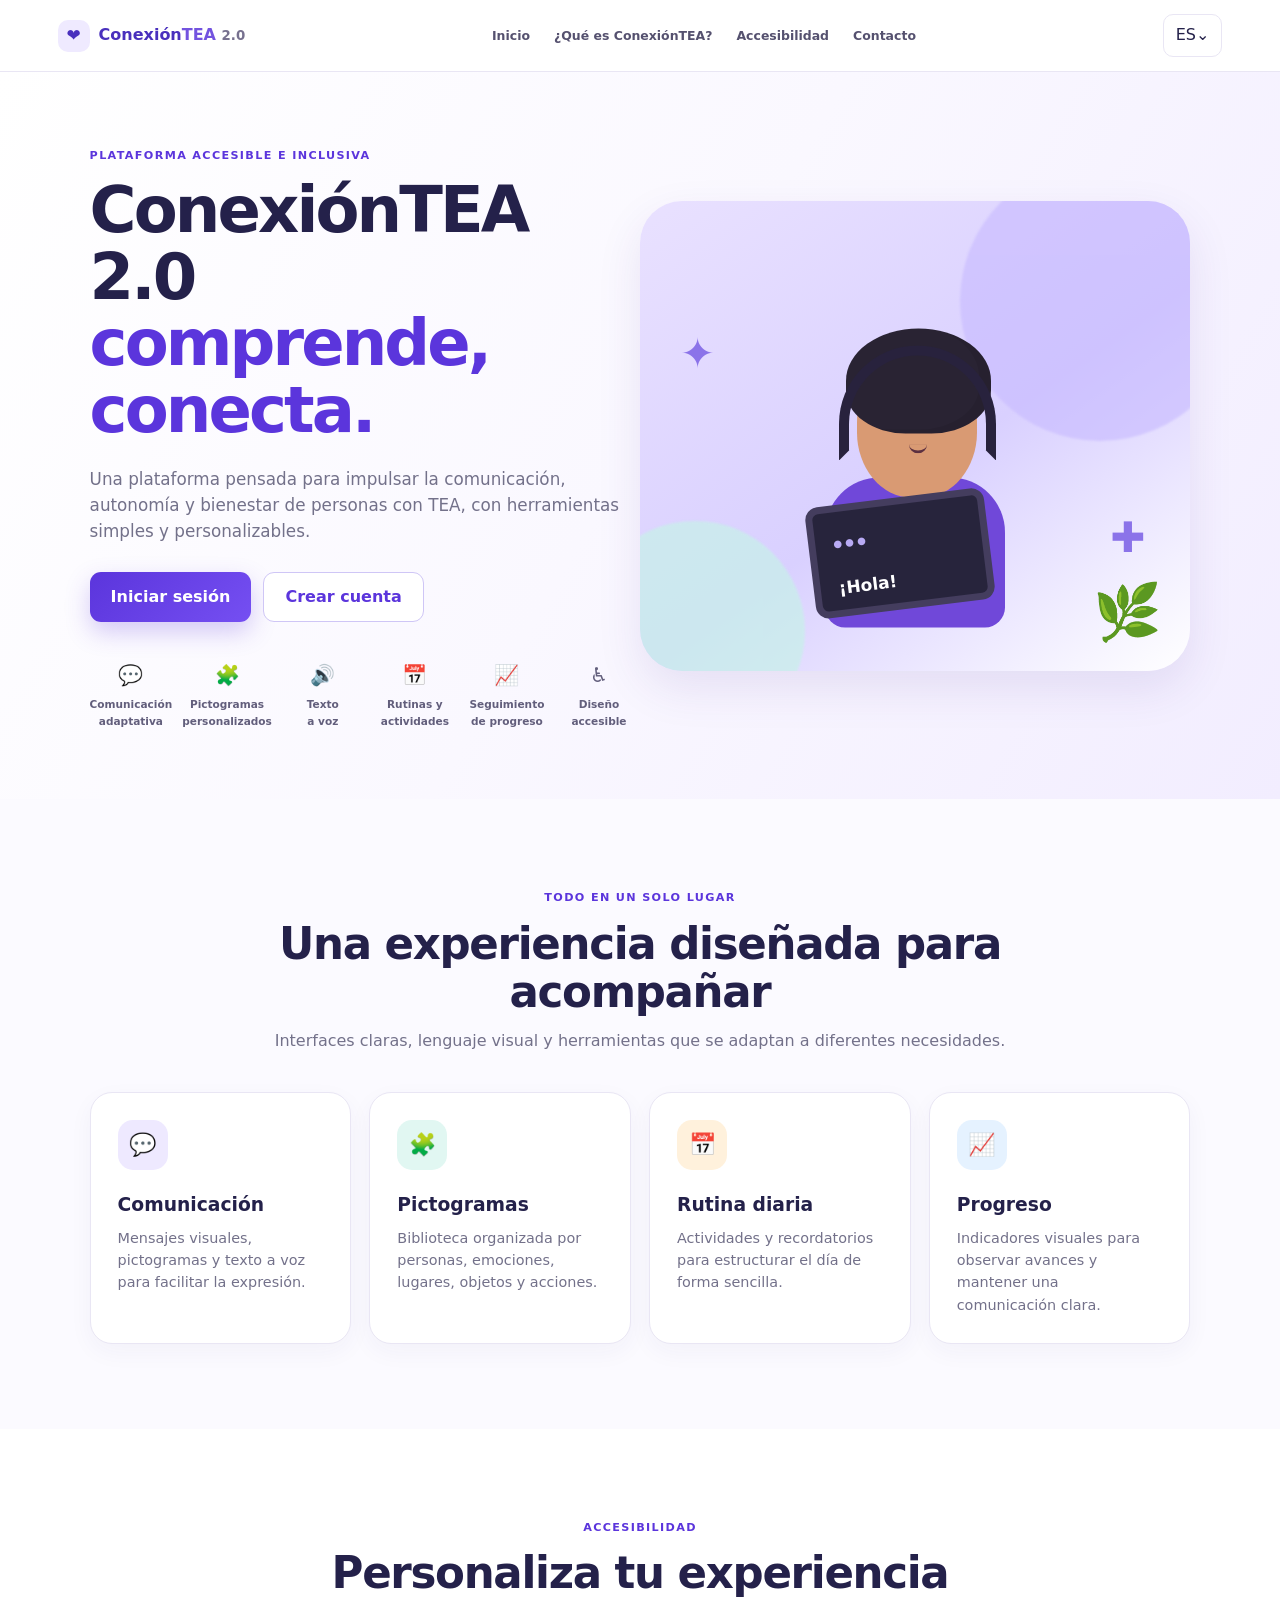
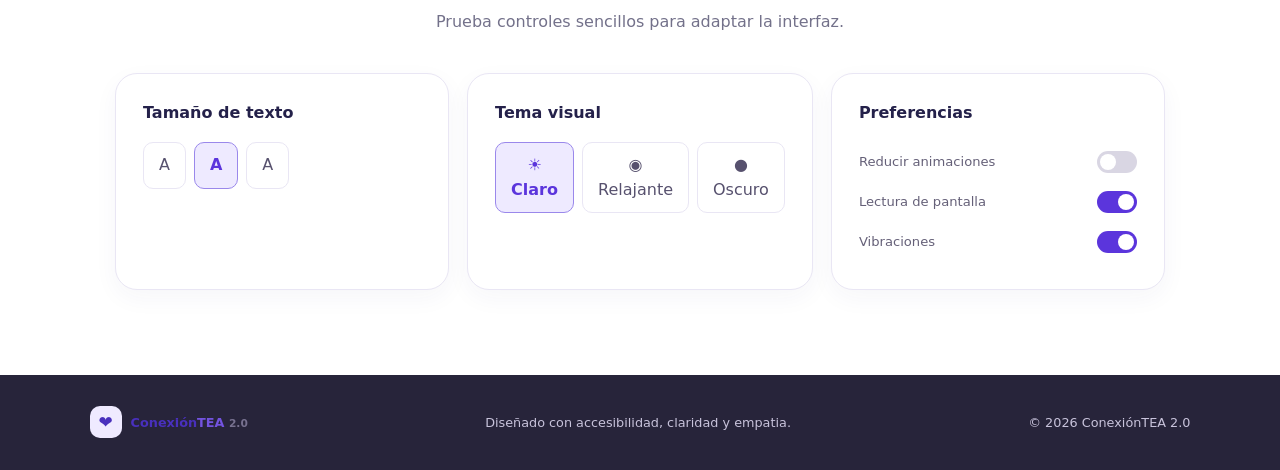
<file: index.html>
<!DOCTYPE html>
<html lang="es">
<head>
  <meta charset="UTF-8" />
  <meta name="viewport" content="width=device-width, initial-scale=1.0" />
  <meta name="description" content="ConexiónTEA 2.0 - Plataforma accesible e inclusiva." />
  <title>ConexiónTEA 2.0</title>
  <link rel="stylesheet" href="styles.css" />
</head>
<body>
  <header class="topbar">
    <a class="brand" href="index.html" aria-label="ConexiónTEA 2.0">
      <span class="brand-mark">❤️</span>
      <span>Conexión<span>TEA</span> <small>2.0</small></span>
    </a>

    <nav class="nav" aria-label="Navegación principal">
      <a href="#inicio">Inicio</a>
      <a href="#que-es">¿Qué es ConexiónTEA?</a>
      <a href="#accesibilidad">Accesibilidad</a>
      <a href="#contacto">Contacto</a>
    </nav>

    <button class="lang-btn" id="langBtn" type="button" aria-label="Cambiar idioma">ES⌄</button>
  </header>

  <main>
    <section class="hero" id="inicio">
      <div class="hero-copy">
        <span class="eyebrow">PLATAFORMA ACCESIBLE E INCLUSIVA</span>
        <h1>ConexiónTEA 2.0<br><strong>comprende, conecta.</strong></h1>
        <p>
          Una plataforma pensada para impulsar la comunicación, autonomía
          y bienestar de personas con TEA, con herramientas simples y personalizables.
        </p>
        <div class="hero-actions">
          <a class="btn primary" href="login.html">Iniciar sesión</a>
          <a class="btn secondary" href="registro.html">Crear cuenta</a>
        </div>

        <div class="mini-features">
          <div><span>💬</span>Comunicación<br>adaptativa</div>
          <div><span>🧩</span>Pictogramas<br>personalizados</div>
          <div><span>🔊</span>Texto<br>a voz</div>
          <div><span>📅</span>Rutinas y<br>actividades</div>
          <div><span>📈</span>Seguimiento<br>de progreso</div>
          <div><span>♿</span>Diseño<br>accesible</div>
        </div>
      </div>

      <div class="hero-art" aria-label="Ilustración decorativa">
        <div class="blob blob-a"></div>
        <div class="blob blob-b"></div>
        <div class="person">
          <div class="hair"></div>
          <div class="face"><span class="eye e1"></span><span class="eye e2"></span><span class="smile"></span></div>
          <div class="hoodie"></div>
          <div class="tablet"><span>● ● ●</span><b>¡Hola!</b></div>
          <div class="headphones"></div>
        </div>
        <div class="puzzle p1">✦</div>
        <div class="puzzle p2">✚</div>
        <div class="leaf">🌿</div>
      </div>
    </section>

    <section class="section" id="que-es">
      <div class="section-heading">
        <span class="eyebrow">TODO EN UN SOLO LUGAR</span>
        <h2>Una experiencia diseñada para acompañar</h2>
        <p>Interfaces claras, lenguaje visual y herramientas que se adaptan a diferentes necesidades.</p>
      </div>

      <div class="cards four">
        <article class="card">
          <div class="icon purple">💬</div>
          <h3>Comunicación</h3>
          <p>Mensajes visuales, pictogramas y texto a voz para facilitar la expresión.</p>
        </article>
        <article class="card">
          <div class="icon mint">🧩</div>
          <h3>Pictogramas</h3>
          <p>Biblioteca organizada por personas, emociones, lugares, objetos y acciones.</p>
        </article>
        <article class="card">
          <div class="icon orange">📅</div>
          <h3>Rutina diaria</h3>
          <p>Actividades y recordatorios para estructurar el día de forma sencilla.</p>
        </article>
        <article class="card">
          <div class="icon blue">📈</div>
          <h3>Progreso</h3>
          <p>Indicadores visuales para observar avances y mantener una comunicación clara.</p>
        </article>
      </div>
    </section>

    <section class="section accessibility" id="accesibilidad">
      <div class="section-heading">
        <span class="eyebrow">ACCESIBILIDAD</span>
        <h2>Personaliza tu experiencia</h2>
        <p>Prueba controles sencillos para adaptar la interfaz.</p>
      </div>

      <div class="access-grid">
        <div class="access-card">
          <h3>Tamaño de texto</h3>
          <div class="access-buttons">
            <button data-size="small" type="button">A</button>
            <button data-size="normal" class="selected" type="button">A</button>
            <button data-size="large" type="button">A</button>
          </div>
        </div>
        <div class="access-card">
          <h3>Tema visual</h3>
          <div class="theme-buttons">
            <button data-theme="light" class="selected" type="button">☀ Claro</button>
            <button data-theme="relaxed" type="button">◉ Relajante</button>
            <button data-theme="dark" type="button">● Oscuro</button>
          </div>
        </div>
        <div class="access-card">
          <h3>Preferencias</h3>
          <label class="switch-row">Reducir animaciones <input type="checkbox" id="motionToggle"><span class="switch"></span></label>
          <label class="switch-row">Lectura de pantalla <input type="checkbox" checked><span class="switch"></span></label>
          <label class="switch-row">Vibraciones <input type="checkbox" checked><span class="switch"></span></label>
        </div>
      </div>
    </section>
  </main>

  <footer id="contacto">
    <div class="brand"><span class="brand-mark">❤️</span><span>Conexión<span>TEA</span> <small>2.0</small></span></div>
    <p>Diseñado con accesibilidad, claridad y empatia.</p>
    <span>© 2026 ConexiónTEA 2.0</span>
  </footer>

  <script src="script.js"></script>
</body>
</html>
</file>
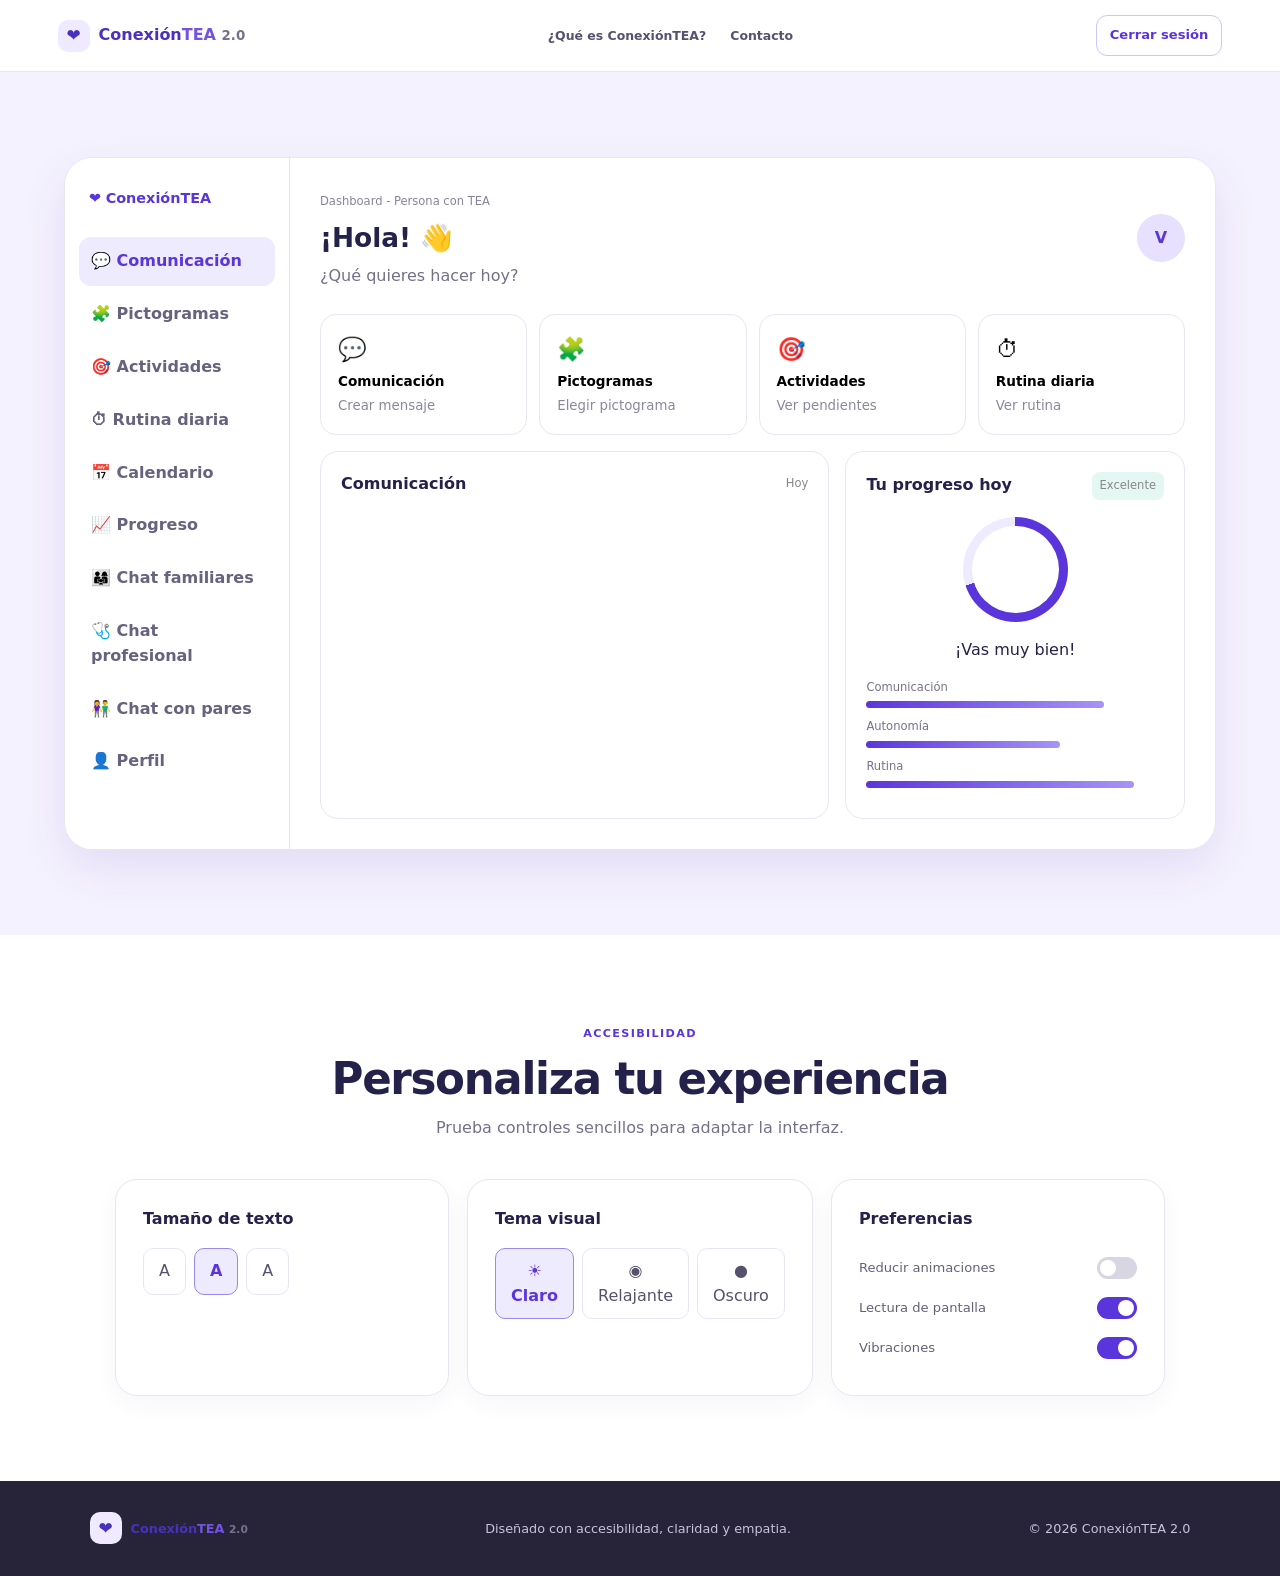
<file: dashboard.html>
<!DOCTYPE html>
<html lang="es">
<head>
  <meta charset="UTF-8" />
  <meta name="viewport" content="width=device-width, initial-scale=1.0" />
  <title>Mi panel - ConexiónTEA 2.0</title>
  <link rel="stylesheet" href="styles.css" />
</head>
<body>
  <header class="topbar">
    <a class="brand" href="index.html" aria-label="ConexiónTEA 2.0">
      <span class="brand-mark">❤️</span>
      <span>Conexión<span>TEA</span> <small>2.0</small></span>
    </a>
    <nav class="nav" aria-label="Navegación principal">
      <a href="index.html#que-es">¿Qué es ConexiónTEA?</a>
      <a href="index.html#contacto">Contacto</a>
    </nav>
    <a class="btn secondary small" id="logoutBtn" href="index.html">Cerrar sesión</a>
  </header>

  <main class="dashboard-page">
    <section class="dashboard-section" id="panel">
      <div class="dashboard">
        <aside class="sidebar">
          <div class="side-logo">❤️ <b>ConexiónTEA</b></div>
          <button class="side-item active" data-panel="comunicacion" type="button">💬 Comunicación</button>
          <button class="side-item" data-panel="pictogramas" type="button">🧩 Pictogramas</button>
          <button class="side-item" data-panel="actividades" type="button">🎯 Actividades</button>
          <button class="side-item" data-panel="rutina" type="button">⏱ Rutina diaria</button>
          <button class="side-item" data-panel="calendario" type="button">📅 Calendario</button>
          <button class="side-item" data-panel="progreso" type="button">📈 Progreso</button>
          <button class="side-item" data-panel="chatFamiliares" type="button">👨‍👩‍👧 Chat familiares</button>
          <button class="side-item" data-panel="chatProfesional" type="button">🩺 Chat profesional</button>
          <button class="side-item" data-panel="chatPares" type="button">👫 Chat con pares</button>
          <button class="side-item" data-panel="perfil" type="button">👤 Perfil</button>
        </aside>

        <div class="dash-main">
          <div class="dash-top">
            <div>
              <span class="muted">Dashboard - Persona con TEA</span>
              <h3 id="welcome">¡Hola! 👋</h3>
              <p>¿Qué quieres hacer hoy?</p>
            </div>
            <div class="avatar" id="avatar">V</div>
          </div>

          <div class="quick-grid">
            <button class="quick-card" data-action="comunicar" type="button"><span>💬</span><b>Comunicación</b><small>Crear mensaje</small></button>
            <button class="quick-card" data-action="pictogramas" type="button"><span>🧩</span><b>Pictogramas</b><small>Elegir pictograma</small></button>
            <button class="quick-card" data-action="actividad" type="button"><span>🎯</span><b>Actividades</b><small>Ver pendientes</small></button>
            <button class="quick-card" data-action="rutina" type="button"><span>⏱</span><b>Rutina diaria</b><small>Ver rutina</small></button>
          </div>

          <div class="dash-grid">
            <div class="panel">
              <div class="panel-head"><h4 id="panelTitle">Comunicación</h4><span>Hoy</span></div>
              <div id="panelContent"></div>
            </div>

            <div class="panel progress-panel">
              <div class="panel-head"><h4>Tu progreso hoy</h4><span class="status">Excelente</span></div>
              <div class="progress-ring">70<small>%</small></div>
              <p>¡Vas muy bien!</p>
              <div class="bars">
                <div><span>Comunicación</span><i style="width:80%"></i></div>
                <div><span>Autonomía</span><i style="width:65%"></i></div>
                <div><span>Rutina</span><i style="width:90%"></i></div>
              </div>
            </div>
          </div>
        </div>
      </div>
    </section>

    <section class="section accessibility" id="accesibilidad">
      <div class="section-heading">
        <span class="eyebrow">ACCESIBILIDAD</span>
        <h2>Personaliza tu experiencia</h2>
        <p>Prueba controles sencillos para adaptar la interfaz.</p>
      </div>

      <div class="access-grid">
        <div class="access-card">
          <h3>Tamaño de texto</h3>
          <div class="access-buttons">
            <button data-size="small" type="button">A</button>
            <button data-size="normal" class="selected" type="button">A</button>
            <button data-size="large" type="button">A</button>
          </div>
        </div>
        <div class="access-card">
          <h3>Tema visual</h3>
          <div class="theme-buttons">
            <button data-theme="light" class="selected" type="button">☀ Claro</button>
            <button data-theme="relaxed" type="button">◉ Relajante</button>
            <button data-theme="dark" type="button">● Oscuro</button>
          </div>
        </div>
        <div class="access-card">
          <h3>Preferencias</h3>
          <label class="switch-row">Reducir animaciones <input type="checkbox" id="motionToggle"><span class="switch"></span></label>
          <label class="switch-row">Lectura de pantalla <input type="checkbox" checked><span class="switch"></span></label>
          <label class="switch-row">Vibraciones <input type="checkbox" checked><span class="switch"></span></label>
        </div>
      </div>
    </section>
  </main>

  <footer id="contacto">
    <div class="brand"><span class="brand-mark">❤️</span><span>Conexión<span>TEA</span> <small>2.0</small></span></div>
    <p>Diseñado con accesibilidad, claridad y empatia.</p>
    <span>© 2026 ConexiónTEA 2.0</span>
  </footer>

  <script src="script.js"></script>
  <script src="dashboard.js"></script>
</body>
</html>
</file>
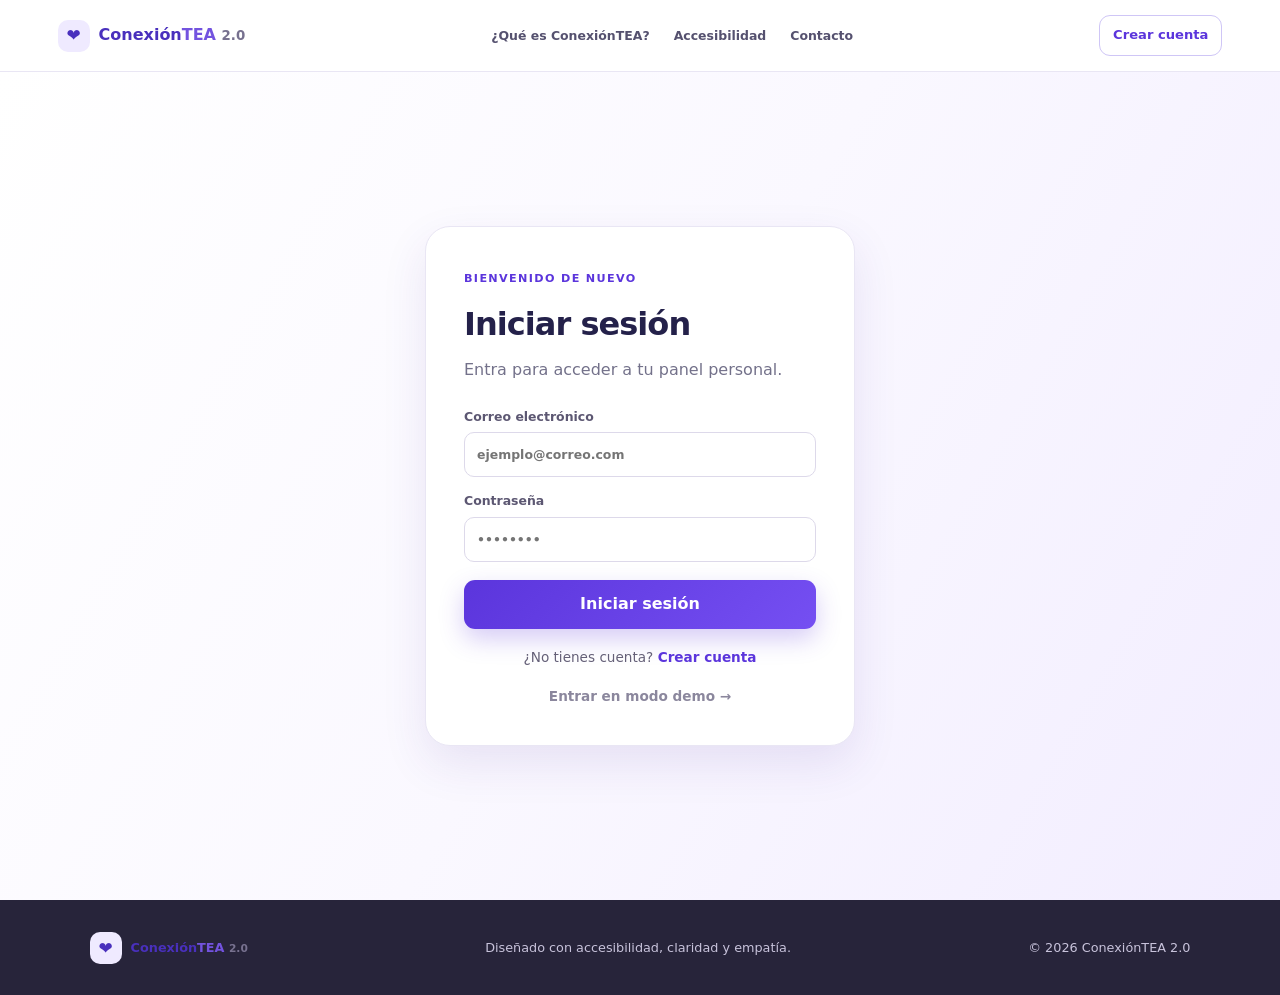
<file: login.html>
<!DOCTYPE html>
<html lang="es">

<head>
  <meta charset="UTF-8" />
  <meta name="viewport" content="width=device-width, initial-scale=1.0" />
  <title>Iniciar sesión — ConexiónTEA 2.0</title>
  <link rel="stylesheet" href="styles.css" />
</head>

<body class="auth-page">
  <header class="topbar">
    <a class="brand" href="index.html" aria-label="ConexiónTEA 2.0">
      <span class="brand-mark">❤</span>
      <span>Conexión<span>TEA</span> <small>2.0</small></span>
    </a>
    <nav class="nav" aria-label="Navegación principal">
      <a href="index.html#que-es">¿Qué es ConexiónTEA?</a>
      <a href="index.html#accesibilidad">Accesibilidad</a>
      <a href="index.html#contacto">Contacto</a>
    </nav>
    <a class="btn secondary small" href="registro.html">Crear cuenta</a>
  </header>

  <main class="auth-main">
    <section class="auth-card">
      <span class="eyebrow">BIENVENIDO DE NUEVO</span>
      <h1>Iniciar sesión</h1>
      <p class="auth-sub">Entra para acceder a tu panel personal.</p>

      <form id="loginForm" novalidate>
        <label>Correo electrónico
          <input type="email" name="email" id="loginEmail" placeholder="ejemplo@correo.com" required>
        </label>
        <label>Contraseña
          <input type="password" name="password" id="loginPassword" placeholder="••••••••" required>
        </label>
        <button class="btn primary" type="submit">Iniciar sesión</button>
        <small id="formMessage" role="status"></small>
      </form>

      <p class="auth-alt">¿No tienes cuenta? <a href="registro.html">Crear cuenta</a></p>
      <p class="auth-alt muted-link"><a href="dashboard.html">Entrar en modo demo →</a></p>
    </section>
  </main>

  <footer id="contacto">
    <div class="brand"><span class="brand-mark">❤</span><span>Conexión<span>TEA</span> <small>2.0</small></span></div>
    <p>Diseñado con accesibilidad, claridad y empatía.</p>
    <span>© 2026 ConexiónTEA 2.0</span>
  </footer>

  <script src="script.js"></script>
  <script src="auth.js"></script>
</body>

</html>
</file>
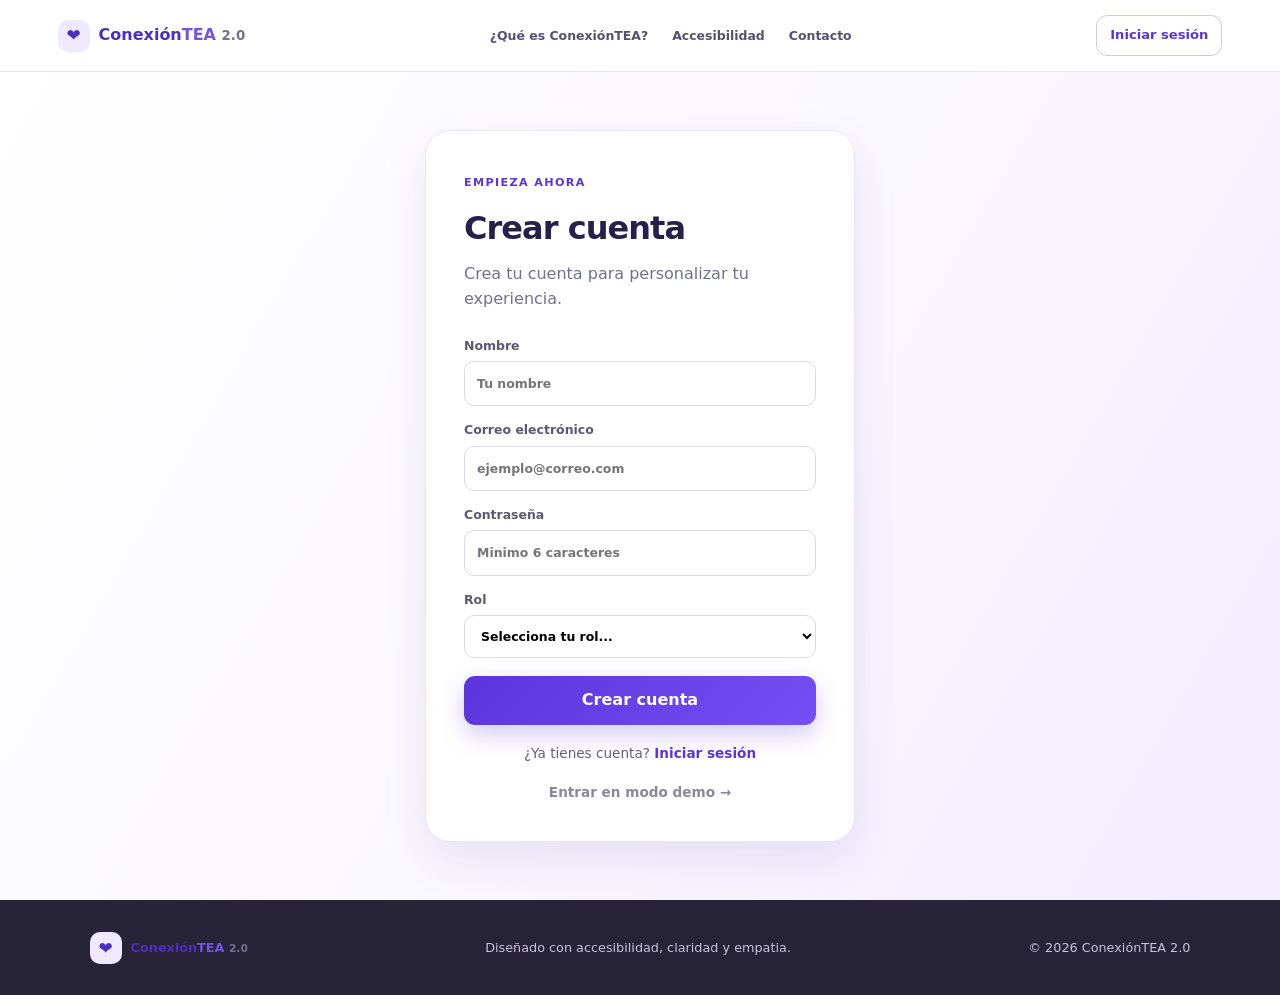
<file: registro.html>
<!DOCTYPE html>
<html lang="es">
<head>
  <meta charset="UTF-8" />
  <meta name="viewport" content="width=device-width, initial-scale=1.0" />
  <title>Crear cuenta - ConexiónTEA 2.0</title>
  <link rel="stylesheet" href="styles.css" />
</head>
<body class="auth-page">
  <header class="topbar">
    <a class="brand" href="index.html" aria-label="ConexiónTEA 2.0">
      <span class="brand-mark">❤️</span>
      <span>Conexión<span>TEA</span> <small>2.0</small></span>
    </a>
    <nav class="nav" aria-label="Navegación principal">
      <a href="index.html#que-es">¿Qué es ConexiónTEA?</a>
      <a href="index.html#accesibilidad">Accesibilidad</a>
      <a href="index.html#contacto">Contacto</a>
    </nav>
    <a class="btn secondary small" href="login.html">Iniciar sesión</a>
  </header>

  <main class="auth-main">
    <section class="auth-card">
      <span class="eyebrow">EMPIEZA AHORA</span>
      <h1>Crear cuenta</h1>
      <p class="auth-sub">Crea tu cuenta para personalizar tu experiencia.</p>

      <form id="registroForm" novalidate>
        <label>Nombre
          <input type="text" name="name" id="regName" placeholder="Tu nombre" required>
        </label>
        <label>Correo electrónico
          <input type="email" name="email" id="regEmail" placeholder="ejemplo@correo.com" required>
        </label>
        <label>Contraseña
          <input type="password" name="password" id="regPassword" placeholder="Minimo 6 caracteres" required minlength="6">
        </label>
        <label>Rol
          <select name="role" id="regRole" required>
            <option value="">Selecciona tu rol...</option>
            <option value="persona">Persona con TEA</option>
            <option value="familiar">Familiar / Cuidador</option>
            <option value="profesional">Profesional</option>
          </select>
        </label>
        <button class="btn primary" type="submit">Crear cuenta</button>
        <small id="formMessage" role="status"></small>
      </form>

      <p class="auth-alt">¿Ya tienes cuenta? <a href="login.html">Iniciar sesión</a></p>
      <p class="auth-alt muted-link"><a href="dashboard.html">Entrar en modo demo →</a></p>
    </section>
  </main>

  <footer id="contacto">
    <div class="brand"><span class="brand-mark">❤️</span><span>Conexión<span>TEA</span> <small>2.0</small></span></div>
    <p>Diseñado con accesibilidad, claridad y empatia.</p>
    <span>© 2026 ConexiónTEA 2.0</span>
  </footer>

  <script src="script.js"></script>
  <script src="auth.js"></script>
</body>
</html>
</file>
<file: styles.css>
:root{
  --primary:#5b35dc;
  --primary-2:#754ff2;
  --text:#24214a;
  --muted:#73718a;
  --line:#e9e6f4;
  --bg:#fbfaff;
  --card:#ffffff;
  --mint:#38b9a2;
  --orange:#f3a94a;
  --blue:#4f9de8;
  --shadow:0 18px 45px rgba(66,42,145,.10);
  --radius:22px;
  font-size:16px;
}
*{box-sizing:border-box}
html{scroll-behavior:smooth}
body{margin:0;font-family:Inter,ui-sans-serif,system-ui,-apple-system,BlinkMacSystemFont,"Segoe UI",sans-serif;color:var(--text);background:var(--bg);line-height:1.55}
button,input,select{font:inherit}
button{cursor:pointer}
a{text-decoration:none;color:inherit}
.topbar{height:72px;background:#fff;display:flex;align-items:center;gap:30px;padding:0 4.5%;border-bottom:1px solid var(--line);position:sticky;top:0;z-index:10}
.brand{display:flex;align-items:center;gap:9px;font-weight:800;color:#4930bd;white-space:nowrap}
.brand span span{color:#7353df}
.brand small{font-weight:700;color:#77718f}
.brand-mark{display:grid;place-items:center;width:32px;height:32px;border-radius:10px;background:#efeaff;font-size:17px}
.nav{display:flex;align-items:center;justify-content:center;gap:24px;flex:1;font-size:.78rem;font-weight:650;color:#55516f}
.nav a:hover{color:var(--primary)}
.lang-btn{border:1px solid var(--line);background:white;border-radius:10px;padding:8px 12px;color:var(--text)}
.hero{min-height:600px;display:grid;grid-template-columns:1fr 1fr;align-items:center;padding:70px 7%;overflow:hidden;background:linear-gradient(120deg,#fff 0%,#faf8ff 50%,#f2edff 100%)}
.hero-copy{max-width:670px}
.eyebrow{font-size:.7rem;font-weight:850;letter-spacing:.12em;color:var(--primary);display:inline-block;margin-bottom:13px}
.hero h1{font-size:clamp(2.5rem,5vw,4.5rem);line-height:1.04;margin:0 0 22px;letter-spacing:-.045em}
.hero h1 strong{color:var(--primary)}
.hero p{font-size:1.05rem;color:var(--muted);max-width:590px}
.hero-actions{display:flex;gap:12px;margin:28px 0 38px}
.btn{border:0;border-radius:11px;padding:12px 21px;font-weight:750;display:inline-flex;justify-content:center;align-items:center;gap:8px;transition:.2s ease}
.btn:hover{transform:translateY(-2px)}
.primary{background:linear-gradient(135deg,var(--primary),var(--primary-2));color:#fff;box-shadow:0 10px 24px rgba(91,53,220,.25)}
.secondary{background:#fff;color:var(--primary);border:1px solid #cfc6f6}
.mint{background:#39b9a4;color:#fff}
.small{padding:9px 13px;font-size:.82rem}
.mini-features{display:grid;grid-template-columns:repeat(6,1fr);gap:10px}
.mini-features div{text-align:center;color:#625e7c;font-size:.66rem;font-weight:650}
.mini-features span{display:block;font-size:1.25rem;margin-bottom:5px}
.hero-art{height:470px;position:relative;border-radius:42px;overflow:hidden;background:linear-gradient(145deg,#e9e1ff,#d9d0ff 55%,#fff);box-shadow:var(--shadow)}
.blob{position:absolute;border-radius:50%;filter:blur(1px)}
.blob-a{width:280px;height:280px;background:#c9bcff;right:-50px;top:-40px;opacity:.65}
.blob-b{width:220px;height:220px;background:#c7f1e9;left:-55px;bottom:-70px;opacity:.7}
.person{position:absolute;left:50%;top:50%;transform:translate(-50%,-42%);width:250px;height:330px}
.face{position:absolute;left:67px;top:55px;width:120px;height:145px;border-radius:48% 48% 45% 45%;background:#d99a73;z-index:3}
.hair{position:absolute;left:56px;top:31px;width:145px;height:105px;background:#292333;border-radius:55% 55% 45% 45%;z-index:4;box-shadow:inset -12px -4px 0 rgba(0,0,0,.08)}
.eye{position:absolute;top:65px;width:7px;height:10px;background:#302b37;border-radius:50%}.e1{left:32px}.e2{right:32px}
.smile{position:absolute;left:52px;top:92px;width:18px;height:9px;border-bottom:3px solid #5c3040;border-radius:0 0 20px 20px}
.hoodie{position:absolute;left:35px;top:180px;width:180px;height:150px;border-radius:55px 55px 20px 20px;background:#7048d9}
.tablet{position:absolute;z-index:5;left:20px;top:200px;width:180px;height:112px;border-radius:13px;background:#27243c;border:7px solid #443d5e;transform:rotate(-7deg);color:#fff;padding:18px}
.tablet span{font-size:10px;color:#b8aaf4}.tablet b{display:block;margin-top:20px;font-size:17px}
.headphones{position:absolute;z-index:6;left:49px;top:48px;width:157px;height:115px;border:10px solid #28223d;border-bottom-color:transparent;border-radius:80px 80px 0 0}
.puzzle{position:absolute;color:#8b73e9;font-size:42px}.p1{top:120px;left:40px}.p2{right:45px;bottom:100px}.leaf{position:absolute;right:28px;bottom:15px;font-size:55px}
.section{padding:85px 7%}
.section-heading{text-align:center;max-width:760px;margin:0 auto 38px}
.section-heading h2{font-size:clamp(1.9rem,3.4vw,3rem);line-height:1.12;margin:0 0 12px;letter-spacing:-.03em}
.section-heading p{color:var(--muted);margin:0}
.cards{display:grid;gap:18px}.four{grid-template-columns:repeat(4,1fr)}
.card,.access-card{background:var(--card);border:1px solid var(--line);border-radius:var(--radius);padding:27px;box-shadow:0 8px 25px rgba(54,38,109,.045)}
.card{transition:.2s}.card:hover{transform:translateY(-5px);box-shadow:var(--shadow)}
.icon{width:50px;height:50px;display:grid;place-items:center;border-radius:15px;font-size:22px;margin-bottom:20px}.purple{background:#eee9ff}.mint{background:#e1f7f2}.orange{background:#fff1dc}.blue{background:#e5f2ff}
.card h3{margin:0 0 8px}.card p{color:var(--muted);font-size:.9rem;margin:0}
.dashboard-section{padding:85px 5%;background:#f5f2ff}
.dashboard{max-width:1240px;margin:auto;background:white;border:1px solid var(--line);border-radius:28px;overflow:hidden;display:grid;grid-template-columns:225px 1fr;box-shadow:var(--shadow)}
.sidebar{padding:22px 14px;background:#fff;border-right:1px solid var(--line)}
.side-logo{font-size:.9rem;padding:7px 10px 24px;color:var(--primary)}
.side-item{display:block;width:100%;border:0;background:transparent;text-align:left;border-radius:12px;padding:12px;margin:4px 0;color:#67627e;font-weight:650}
.side-item:hover,.side-item.active{background:#eeeaff;color:var(--primary)}
.dash-main{padding:30px}
.dash-top{display:flex;justify-content:space-between;align-items:center;margin-bottom:25px}.dash-top h3{font-size:1.65rem;margin:5px 0}.dash-top p{color:var(--muted);margin:0}.muted{font-size:.72rem;color:#88839b}.avatar{width:48px;height:48px;border-radius:50%;background:#e8e0ff;color:var(--primary);display:grid;place-items:center;font-weight:850}
.quick-grid{display:grid;grid-template-columns:repeat(4,1fr);gap:12px;margin-bottom:16px}.quick-card{border:1px solid var(--line);background:#fff;border-radius:16px;padding:17px;text-align:left;display:flex;flex-direction:column;gap:4px}.quick-card:hover{border-color:#c9bdf6}.quick-card span{font-size:23px}.quick-card b{font-size:.85rem}.quick-card small{color:#8b879d}
.dash-grid{display:grid;grid-template-columns:1.5fr 1fr;gap:16px}.panel{border:1px solid var(--line);border-radius:18px;padding:20px;background:#fff}.panel-head{display:flex;justify-content:space-between;align-items:center;margin-bottom:17px}.panel-head h4{margin:0}.panel-head>span{font-size:.72rem;color:#888}.status{background:#e4f7f2;color:#258d7d;padding:5px 8px;border-radius:8px}
.message-box{background:#f6f3ff;border:1px solid #e5ddff;padding:15px;border-radius:13px;color:#57516e}.message-box b{color:var(--primary)}
.pictogram-row{display:grid;grid-template-columns:repeat(4,1fr);gap:9px;margin:14px 0}.pictogram-row div,.pictogram-card{border:1px solid var(--line);border-radius:12px;padding:11px;text-align:center;font-size:23px;background:#fff;color:var(--text);min-height:78px}.pictogram-card:hover{border-color:#9a88eb;background:#f4f0ff;transform:translateY(-2px)}.pictogram-row small{display:block;color:#77718a;font-size:.7rem;margin-top:4px}
.panel-actions{display:flex;gap:8px}.progress-panel{text-align:center}.progress-ring{width:105px;height:105px;margin:12px auto;border-radius:50%;display:grid;place-items:center;background:conic-gradient(var(--primary) 0 70%,#eeeaff 70% 100%);font-size:1.7rem;font-weight:850;color:var(--primary);position:relative}.progress-ring:after{content:"";position:absolute;inset:9px;border-radius:50%;background:white;z-index:0}.progress-ring{isolation:isolate}.progress-ring>*{}.progress-ring{ }.progress-ring::first-letter{}.progress-panel .progress-ring{line-height:1;}.progress-panel .progress-ring{ }.bars{text-align:left;margin-top:15px}.bars>div{margin:10px 0;font-size:.72rem;color:#77718a}.bars i{display:block;height:7px;background:linear-gradient(90deg,var(--primary),#a694f6);border-radius:8px;margin-top:5px}
.accessibility{background:#fff}.access-grid{max-width:1050px;margin:auto;display:grid;grid-template-columns:repeat(3,1fr);gap:18px}.access-card h3{margin-top:0;font-size:1rem}.access-buttons,.theme-buttons{display:flex;gap:8px}.access-buttons button,.theme-buttons button{border:1px solid var(--line);background:#fff;border-radius:10px;padding:10px 15px;color:#57516e}.access-buttons button.selected,.theme-buttons button.selected{border-color:#9a88eb;background:#eeeaff;color:var(--primary);font-weight:800}
.switch-row{display:flex;align-items:center;justify-content:space-between;font-size:.82rem;color:#656078;padding:9px 0}.switch-row input{display:none}.switch{width:40px;height:22px;border-radius:20px;background:#d9d6e3;position:relative}.switch:after{content:"";width:16px;height:16px;background:white;border-radius:50%;position:absolute;top:3px;left:3px;transition:.2s}.switch-row input:checked+.switch{background:var(--primary)}.switch-row input:checked+.switch:after{left:21px}
.access-section{background:linear-gradient(120deg,#f5f1ff,#fff);padding-top:65px}.login-card{max-width:900px;margin:auto;background:#fff;border:1px solid var(--line);border-radius:25px;padding:35px;display:grid;grid-template-columns:1fr 360px;gap:50px;box-shadow:var(--shadow)}.login-card h2{font-size:2.2rem;line-height:1.1;margin:0 0 13px}.login-card p{color:var(--muted)}form label{display:block;font-size:.78rem;font-weight:750;color:#5c5772;margin-bottom:14px}form input{display:block;width:100%;border:1px solid #ddd9ea;border-radius:10px;padding:12px;margin-top:6px;outline:none}form input:focus{border-color:#8d78e6;box-shadow:0 0 0 3px #eeeaff}form .btn{width:100%}#formMessage{display:block;margin-top:10px;color:#2d927f}
footer{display:flex;align-items:center;justify-content:space-between;gap:20px;padding:25px 7%;background:#27243a;color:#c8c3db;font-size:.8rem}.footer-brand{color:#fff}
body.relaxed{--primary:#477b72;--primary-2:#65998f;--bg:#f6faf8}.relaxed .hero{background:#eef7f4}.relaxed .dashboard-section{background:#edf6f3}
body.dark{--text:#f1effa;--muted:#b5b0c8;--line:#3b3750;--bg:#171521;--card:#211e2d}.dark .topbar,.dark .sidebar,.dark .panel,.dark .card,.dark .access-card,.dark .login-card,.dark .quick-card,.dark .pictogram-card,.dark .task-item,.dark .calendar-day{background:#211e2d}.dark .hero,.dark .access-section{background:#191725}.dark .dashboard-section{background:#15131e}.dark .message-box{background:#2a2540}.dark .progress-ring:after{background:#211e2d}.dark .frases-box{background:#191725}.dark .chat-msg.them{background:#2a2540;color:var(--text)}.dark footer{background:#0f0e15}
form select{display:block;width:100%;border:1px solid #ddd9ea;border-radius:10px;padding:12px;margin-top:6px;outline:none;background:#fff}
form select:focus{border-color:#8d78e6;box-shadow:0 0 0 3px #eeeaff}

/* ---- Frases personalizadas ---- */
.frases-box{margin-top:18px;border:1px dashed #d5ccf5;border-radius:15px;padding:15px;background:#faf8ff}
.frases-box h5{margin:0 0 10px;font-size:.85rem;color:var(--primary)}
.frases-list{display:flex;flex-direction:column;gap:8px;margin-bottom:10px}
.frases-list .muted{margin:0}
.frase-item{display:flex;gap:6px;align-items:center}
.frase-item button[data-speak]{flex:1;text-align:left;border:1px solid var(--line);background:#fff;border-radius:10px;padding:10px 12px;font-size:.88rem;color:var(--text)}
.frase-item button[data-speak]:hover{border-color:#9a88eb;background:#f4f0ff}
.frase-item .del{border:0;background:transparent;color:#c0392b;font-weight:800;padding:6px}
.frase-form{display:flex;gap:8px}
.frase-form input{flex:1;border:1px solid #ddd9ea;border-radius:10px;padding:10px 12px;outline:none}
.frase-form input:focus{border-color:#8d78e6;box-shadow:0 0 0 3px #eeeaff}

/* ---- Chats ---- */
.chat{display:flex;flex-direction:column;gap:12px}
.chat-switch{display:grid;grid-template-columns:repeat(3,1fr);gap:7px;background:#f6f3ff;border:1px solid #e5ddff;border-radius:13px;padding:6px}
.chat-switch button{border:0;border-radius:9px;background:transparent;color:#67627e;font-size:.78rem;font-weight:800;padding:8px 6px}
.chat-switch button.selected{background:#fff;color:var(--primary);box-shadow:0 6px 16px rgba(66,42,145,.08)}
.chat-header{display:grid;grid-template-columns:46px 1fr auto;align-items:center;gap:10px;border:1px solid var(--line);border-radius:15px;padding:12px;background:#fff}
.chat-avatar{width:46px;height:46px;border-radius:14px;display:grid;place-items:center;background:#eeeaff;font-size:1.25rem}
.chat-header b{display:block;font-size:.96rem}
.chat-header small{display:block;color:var(--muted);font-size:.72rem}
.chat-quick{display:flex;gap:8px;overflow:auto;padding-bottom:2px}
.chat-quick button{border:1px solid var(--line);background:#fff;border-radius:999px;padding:8px 12px;color:#5c5772;font-size:.78rem;font-weight:750;white-space:nowrap}
.chat-quick button:hover{border-color:#9a88eb;background:#f4f0ff;color:var(--primary)}
.chat-msgs{display:flex;flex-direction:column;gap:9px;min-height:250px;max-height:360px;overflow:auto;padding:12px;border:1px solid var(--line);border-radius:16px;background:#fbfaff}
.chat-msg{max-width:82%;padding:11px 14px;border-radius:15px;font-size:.9rem}
.chat-msg p{margin:0;overflow-wrap:anywhere}
.chat-msg small{display:block;margin-top:5px;font-size:.65rem;opacity:.65}
.chat-msg.me{align-self:flex-end;background:linear-gradient(135deg,var(--primary),var(--primary-2));color:#fff;border-bottom-right-radius:4px}
.chat-msg.them{align-self:flex-start;background:#f1edff;border:1px solid #e5ddff;color:#57516e;border-bottom-left-radius:4px}
.chat-form{display:grid;grid-template-columns:1fr auto;gap:8px}
.chat-form input{width:100%;border:1px solid #ddd9ea;border-radius:10px;padding:11px 13px;outline:none}
.chat-form input:focus{border-color:#8d78e6;box-shadow:0 0 0 3px #eeeaff}

.communication-message{font-size:1rem;min-height:58px}
.panel-status{display:block;min-height:22px;margin-top:9px;color:var(--muted);font-size:.75rem}
.action-grid{grid-template-columns:repeat(4,minmax(0,1fr))}
.task-list{display:grid;gap:10px}
.task-item{width:100%;display:grid;grid-template-columns:42px 1fr;align-items:center;gap:8px;border:1px solid var(--line);background:#fff;border-radius:13px;padding:13px;text-align:left;color:var(--text)}
.task-item:hover{border-color:#9a88eb;background:#f8f5ff}
.task-item span{grid-row:span 2;font-size:1.45rem;text-align:center}
.task-item b{font-size:.9rem}
.task-item small{color:var(--muted)}
.task-item.done{background:#e4f7f2;border-color:#9cdacc}
.task-item.done b{text-decoration:line-through;color:#258d7d}
.calendar{display:grid;gap:12px}
.calendar-head{display:flex;align-items:center;justify-content:space-between;gap:12px}
.calendar-head h5{margin:0;font-size:1.05rem;text-transform:capitalize}
.calendar-week,.calendar-grid{display:grid;grid-template-columns:repeat(7,1fr);gap:6px}
.calendar-week span{text-align:center;font-size:.68rem;font-weight:800;color:var(--muted)}
.calendar-day{aspect-ratio:1;border:1px solid var(--line);border-radius:10px;background:#fff;color:var(--text);display:grid;place-items:center;position:relative;min-width:0}
.calendar-day.empty{border:0;background:transparent}
.calendar-day:not(.empty):hover{border-color:#9a88eb;background:#f4f0ff}
.calendar-day.today{border-color:var(--primary);box-shadow:0 0 0 2px #eeeaff inset}
.calendar-day.has-event small{position:absolute;right:5px;bottom:4px;min-width:17px;height:17px;border-radius:50%;background:#39b9a4;color:#fff;font-size:.62rem;display:grid;place-items:center}
.calendar-detail{min-height:70px}
.dark .chat-header,.dark .chat-quick button,.dark .chat-switch button.selected{background:#211e2d;color:var(--text)}
.dark .chat-msgs,.dark .chat-switch{background:#2a2540}
.dark .chat-avatar{background:#332d4c}

body.font-small{font-size:14px}body.font-large{font-size:18px}

/* ---- Páginas de autenticación (login / registro) ---- */
.auth-main{min-height:calc(100vh - 72px);display:grid;place-items:center;padding:50px 20px;background:linear-gradient(120deg,#fff 0%,#faf8ff 50%,#f2edff 100%)}
.auth-card{width:100%;max-width:430px;background:#fff;border:1px solid var(--line);border-radius:25px;padding:38px;box-shadow:var(--shadow)}
.auth-card h1{margin:0 0 8px;font-size:2rem;letter-spacing:-.03em}
.auth-sub{color:var(--muted);margin:0 0 24px}
.auth-card form .btn{margin-top:4px}
.auth-alt{text-align:center;font-size:.85rem;color:#656078;margin:18px 0 0}
.auth-alt a{color:var(--primary);font-weight:750}
.auth-alt.muted-link a{color:#8b879d;font-weight:600}
.dashboard-page{background:#f5f2ff}
body.reduce-motion *{animation:none!important;transition:none!important;scroll-behavior:auto!important}
@media(max-width:1000px){.nav{gap:12px}.hero{grid-template-columns:1fr;padding-top:55px}.hero-art{max-width:600px;width:100%;margin:20px auto}.four{grid-template-columns:repeat(2,1fr)}.mini-features{grid-template-columns:repeat(3,1fr)}}
@media(max-width:760px){.topbar{padding:0 18px}.nav{display:none}.hero,.section{padding-left:20px;padding-right:20px}.dashboard{grid-template-columns:1fr}.sidebar{display:flex;overflow:auto;border-right:0;border-bottom:1px solid var(--line);gap:5px}.side-logo{display:none}.side-item{min-width:max-content}.dash-main{padding:20px}.quick-grid,.dash-grid,.access-grid,.login-card{grid-template-columns:1fr}.four{grid-template-columns:1fr}.hero-art{height:390px}.login-card{gap:20px}footer{flex-direction:column}.action-grid{grid-template-columns:repeat(2,1fr)}.calendar-week,.calendar-grid{gap:4px}.calendar-day{border-radius:8px;font-size:.82rem}}
@media(max-width:760px){.chat-header{grid-template-columns:42px 1fr}.chat-header .btn{grid-column:1 / -1;width:100%}.chat-form{grid-template-columns:1fr}.chat-msg{max-width:92%}}
</file>
